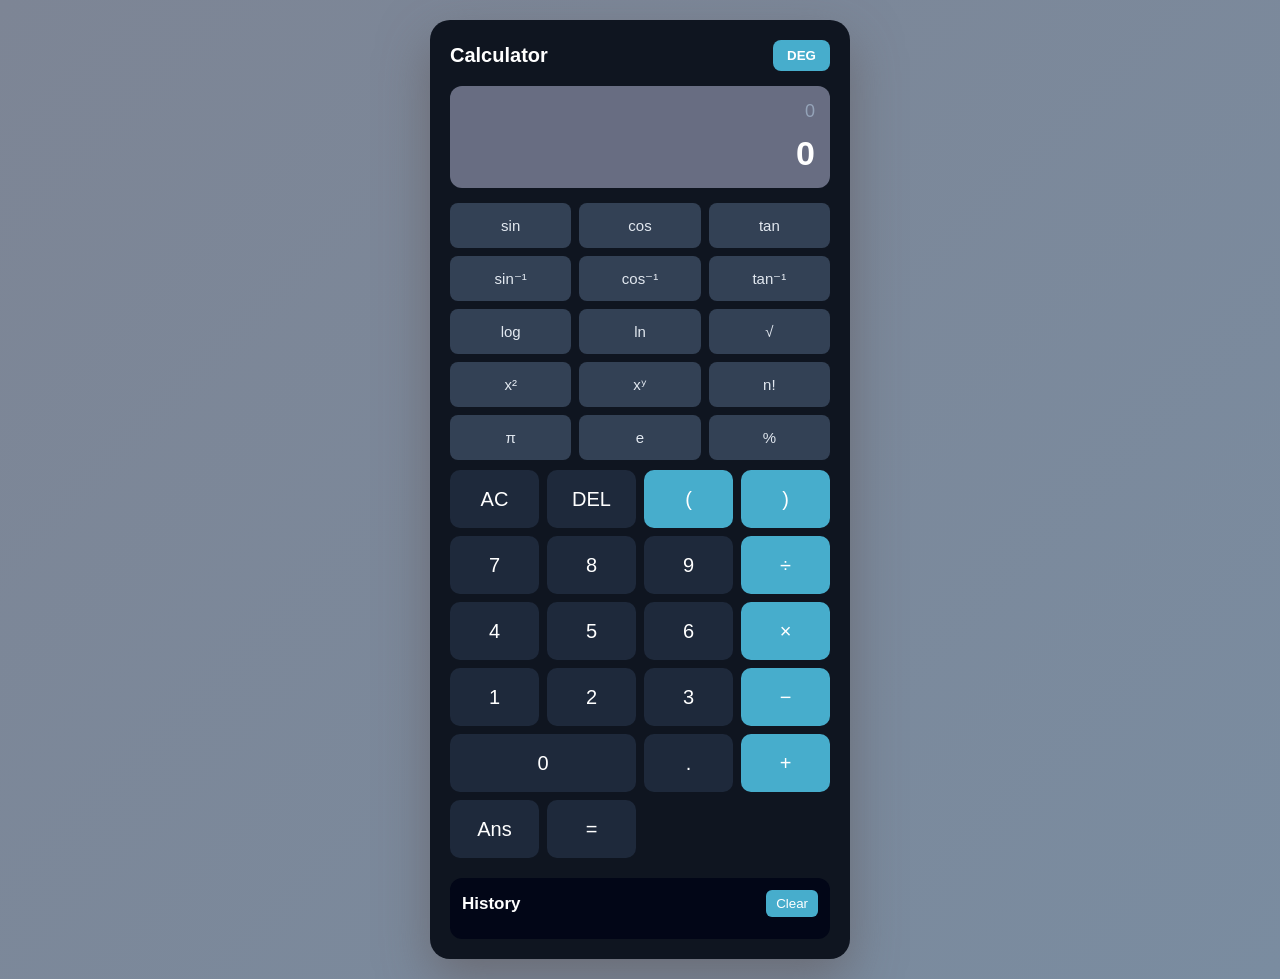
<file: index.html>
<!DOCTYPE html>
<html lang="en">
<head>
    <meta charset="UTF-8">
    <meta name="viewport" content="width=device-width, initial-scale=1.0">

    <title>Calculator</title>

    <link rel="stylesheet" href="style.css">
</head>

<body>

    <div class="calculator">

        <!-- Header -->
        <div class="header">
            <h1>Calculator</h1>
            <button id="angleMode" onclick="toggleAngleMode()">DEG</button>
        </div>

        <!-- Display -->
        <div class="display-container">
            <div id="expression">0</div>
            <div id="result">0</div>
        </div>


        <div class="scientific-buttons">

            <button onclick="appendFunction('sin(')">sin</button>
            <button onclick="appendFunction('cos(')">cos</button>
            <button onclick="appendFunction('tan(')">tan</button>

            <button onclick="appendFunction('asin(')">sin⁻¹</button>
            <button onclick="appendFunction('acos(')">cos⁻¹</button>
            <button onclick="appendFunction('atan(')">tan⁻¹</button>

            <button onclick="appendFunction('log(')">log</button>
            <button onclick="appendFunction('ln(')">ln</button>
            <button onclick="appendFunction('sqrt(')">√</button>

            <button onclick="appendValue('^2')">x²</button>
            <button onclick="appendValue('^')">xʸ</button>
            <button onclick="appendFunction('factorial(')">n!</button>

            <button onclick="appendValue('π')">π</button>
            <button onclick="appendValue('e')">e</button>
            <button onclick="appendValue('%')">%</button>

        </div>

       
        
        <div class="buttons">

            <button class="clear" onclick="clearCalculator()">AC</button>
            <button class="delete" onclick="deleteLast()">DEL</button>
            <button class="operator" onclick="appendValue('(')">(</button>
            <button class="operator" onclick="appendValue(')')">)</button>

            <button onclick="appendValue('7')">7</button>
            <button onclick="appendValue('8')">8</button>
            <button onclick="appendValue('9')">9</button>
            <button class="operator" onclick="appendValue('/')">÷</button>

            <button onclick="appendValue('4')">4</button>
            <button onclick="appendValue('5')">5</button>
            <button onclick="appendValue('6')">6</button>
            <button class="operator" onclick="appendValue('*')">×</button>

            <button onclick="appendValue('1')">1</button>
            <button onclick="appendValue('2')">2</button>
            <button onclick="appendValue('3')">3</button>
            <button class="operator" onclick="appendValue('-')">−</button>

            <button onclick="appendValue('0')" class="zero">0</button>
            <button onclick="appendValue('.')">.</button>
            <button class="operator" onclick="appendValue('+')">+</button>

            <button class="answer" onclick="useAnswer()">Ans</button>
            <button class="equals" onclick="calculate()">=</button>

        </div>

        
        <div class="history-section">
            <div class="history-header">
                <h2>History</h2>
                <button onclick="clearHistory()">Clear</button>
            </div>

            <div id="history"></div>
        </div>

    </div>

    <script src="script.js"></script>

</body>
</html>
</file>
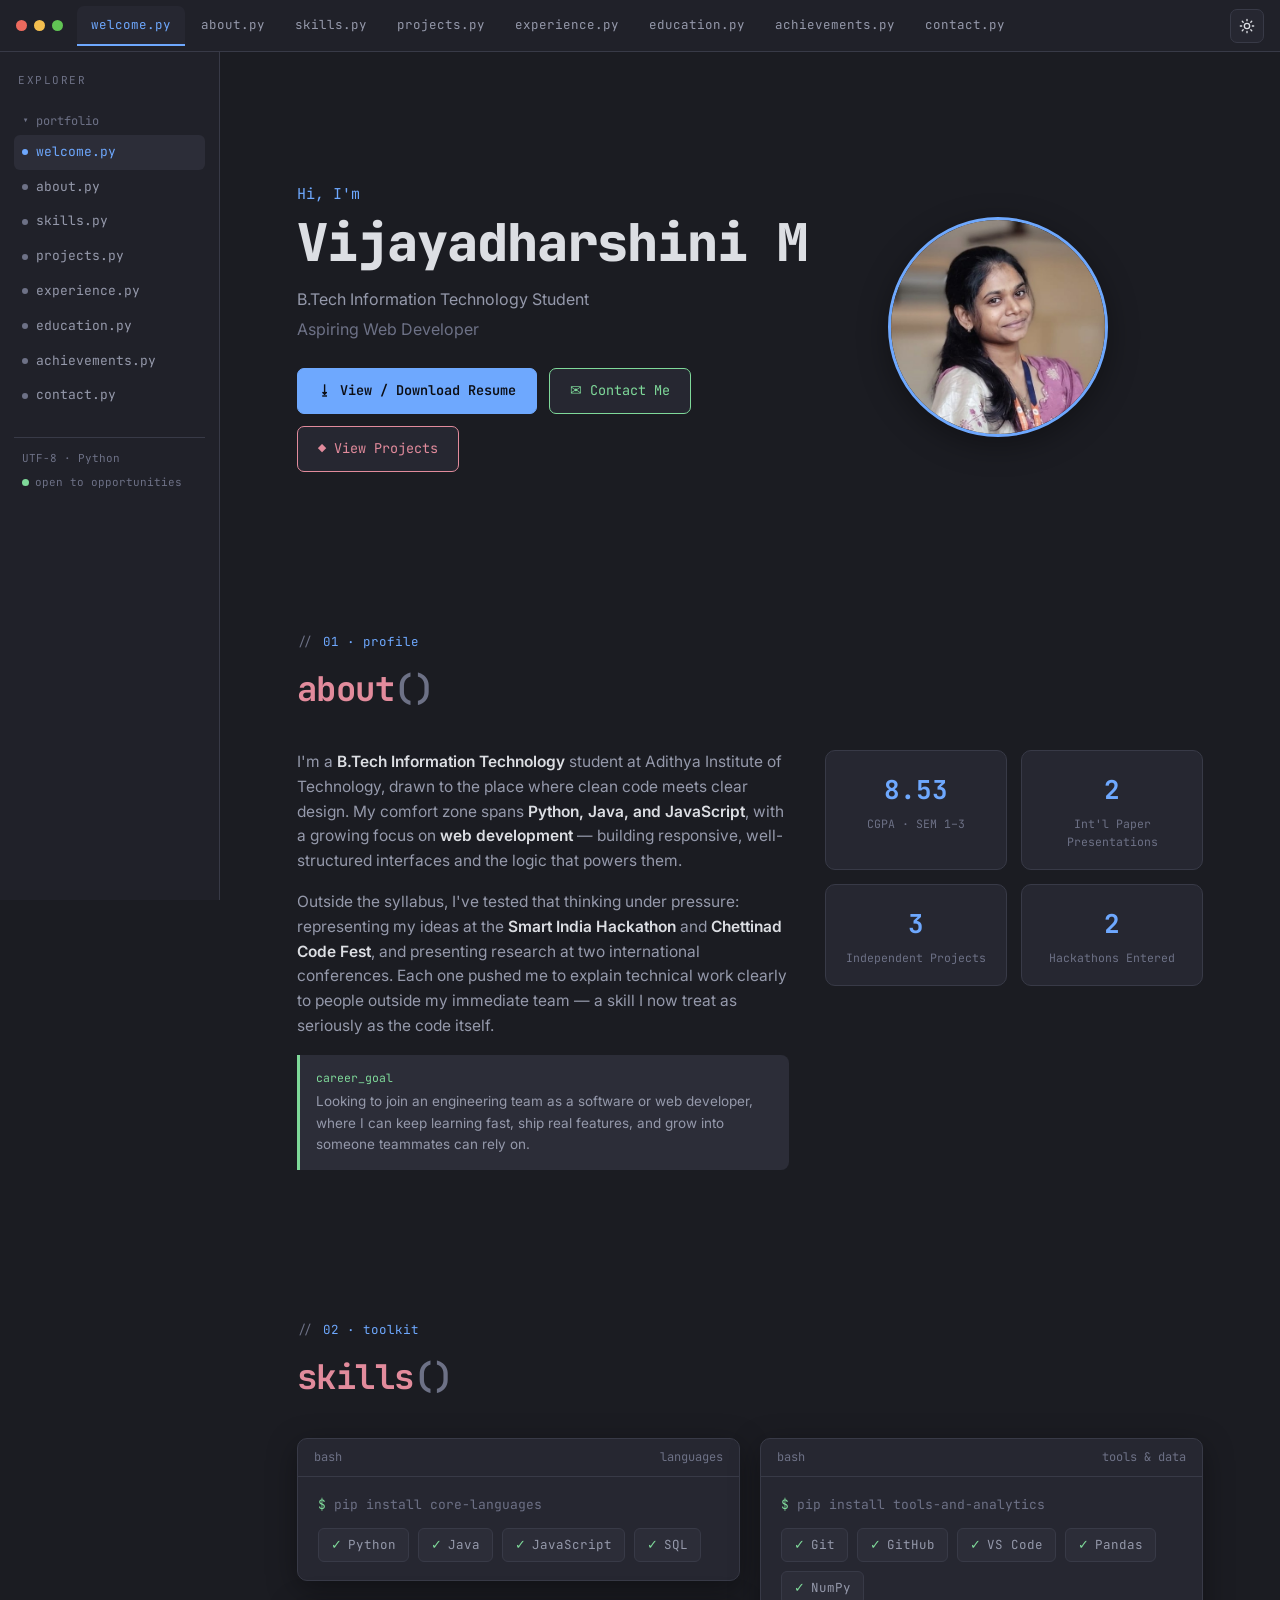
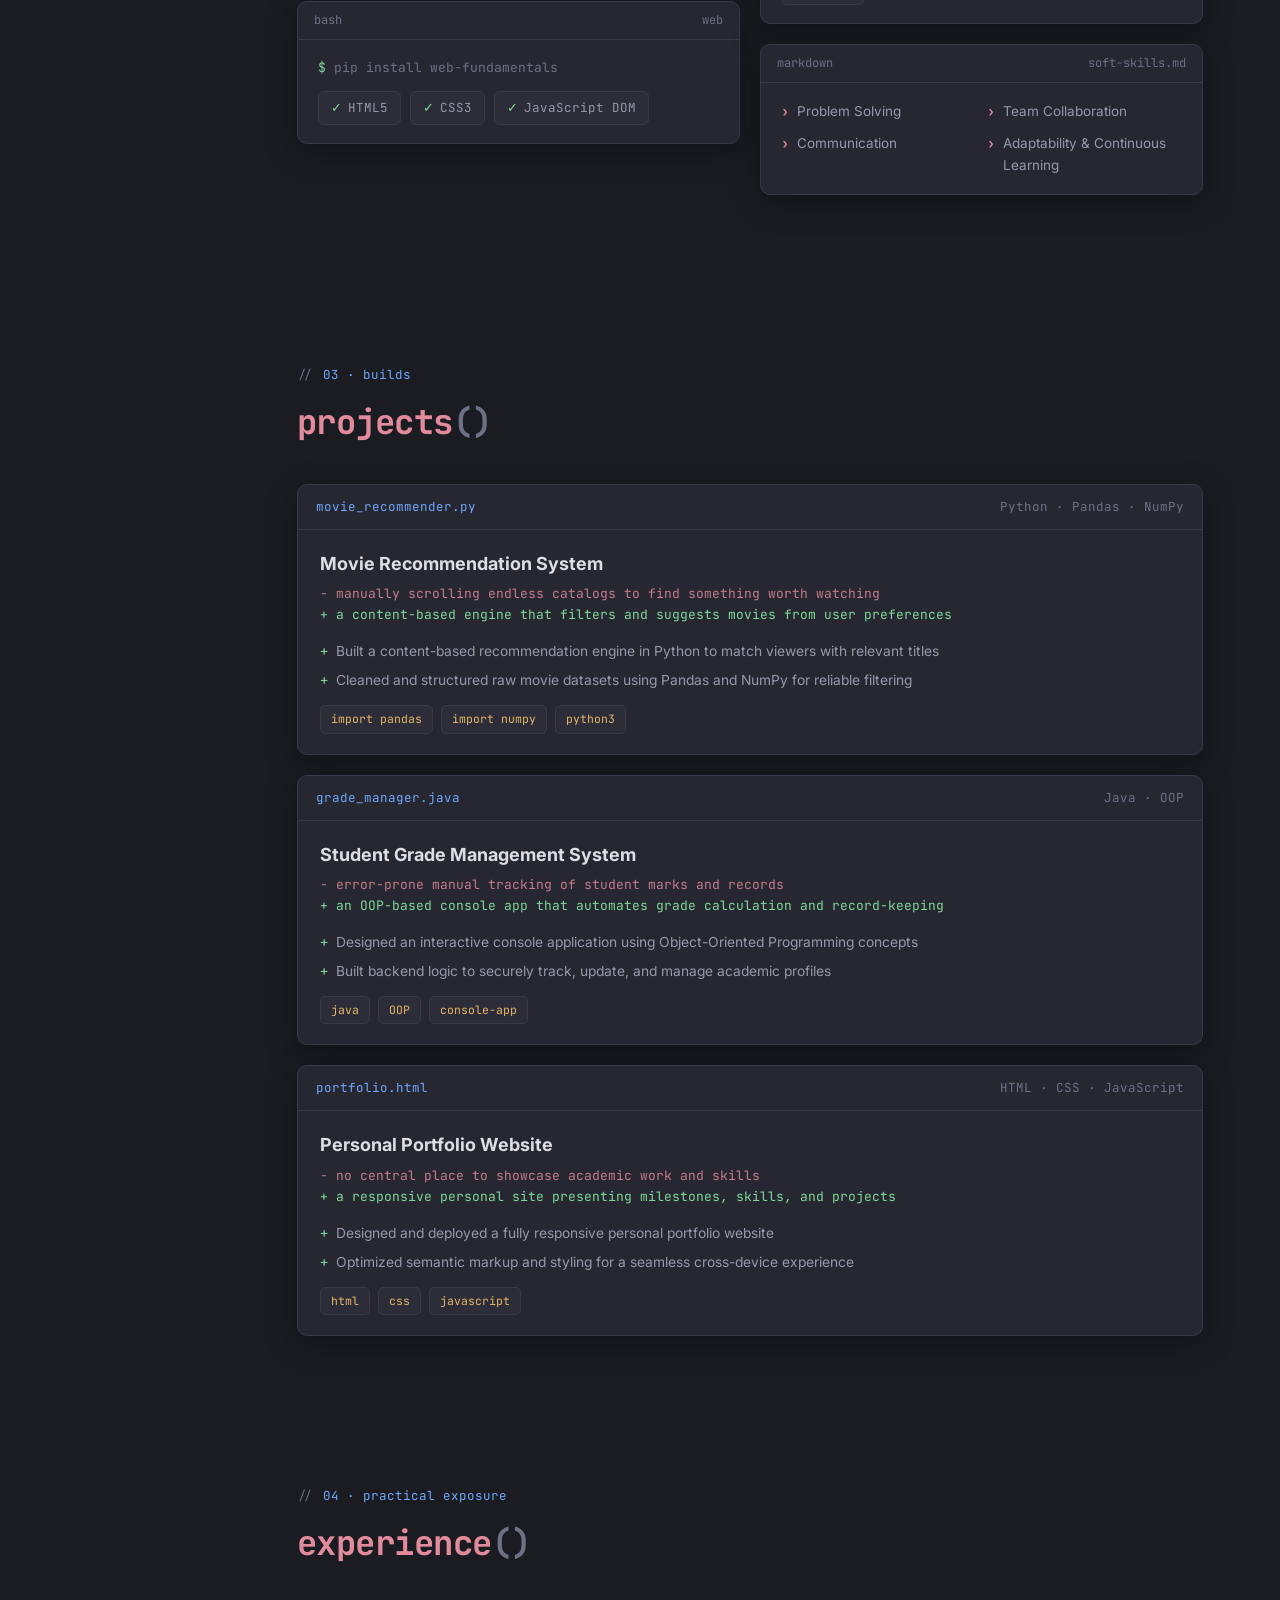
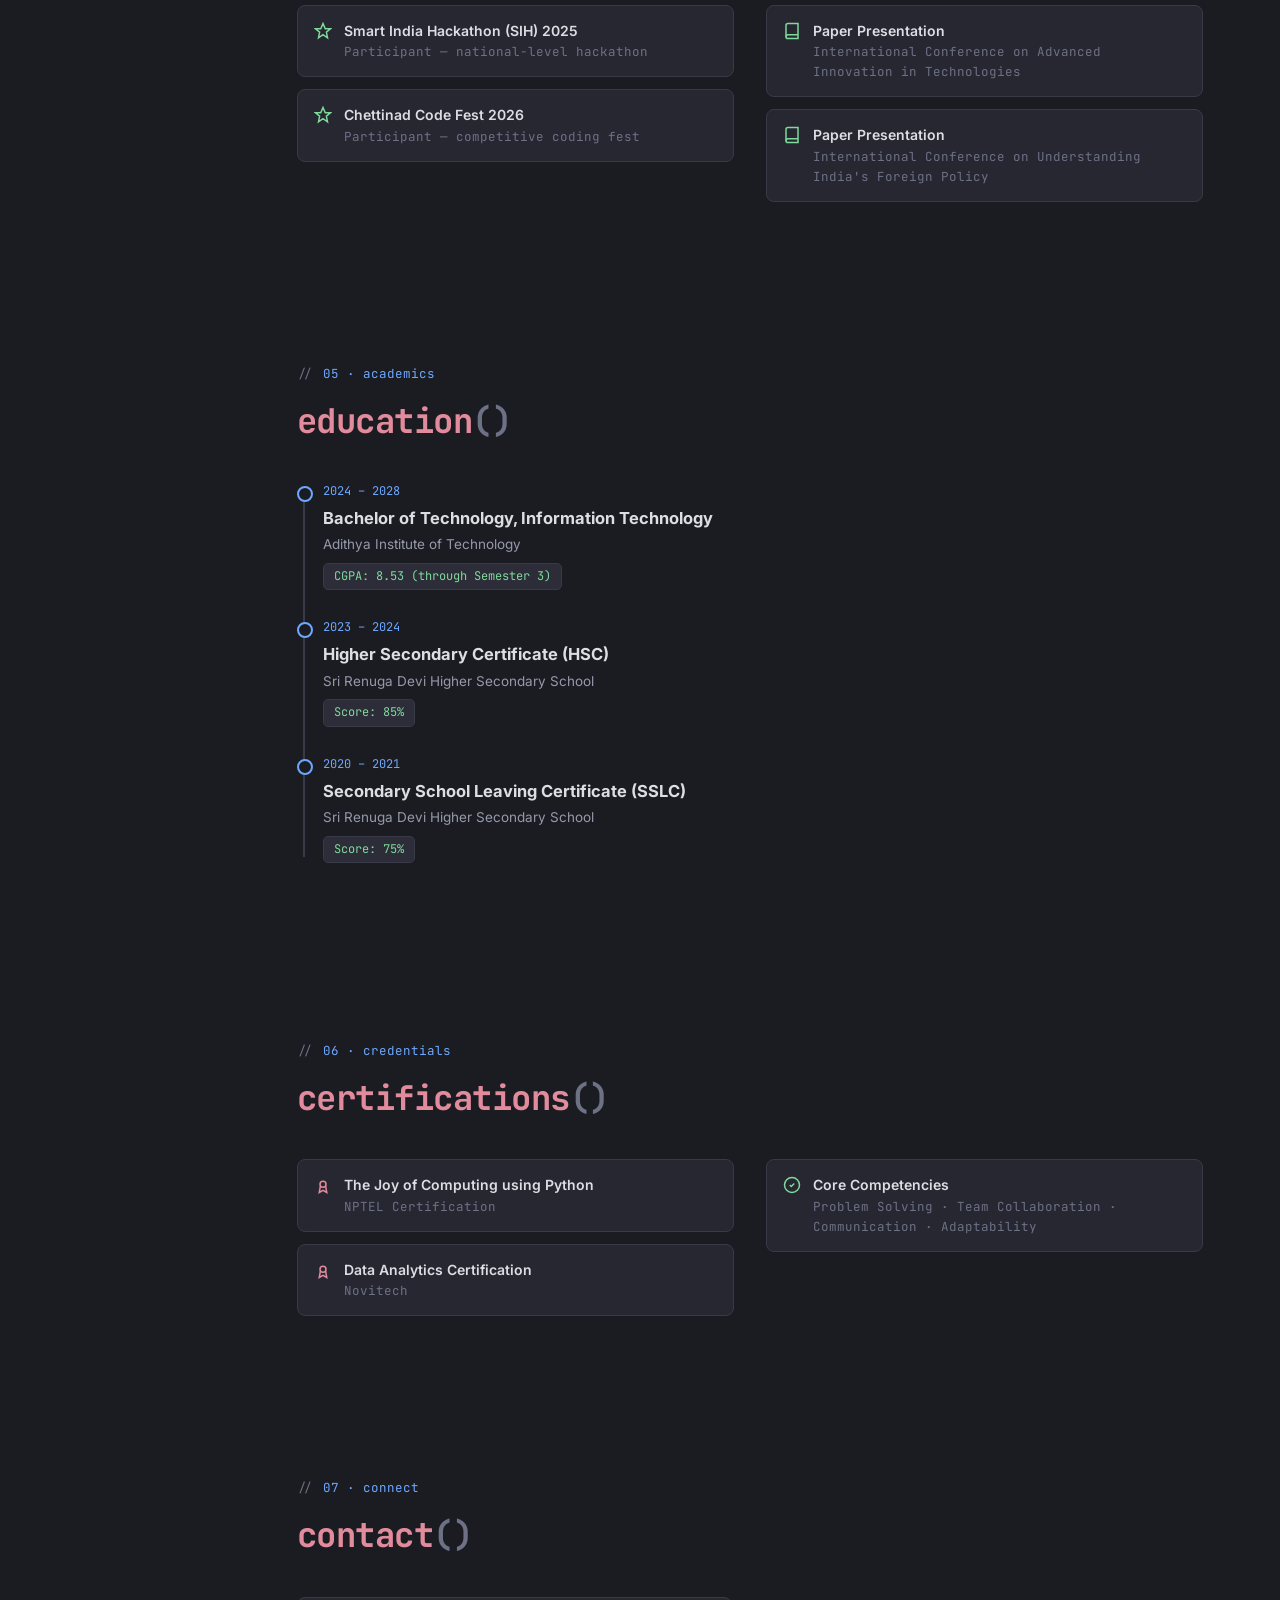
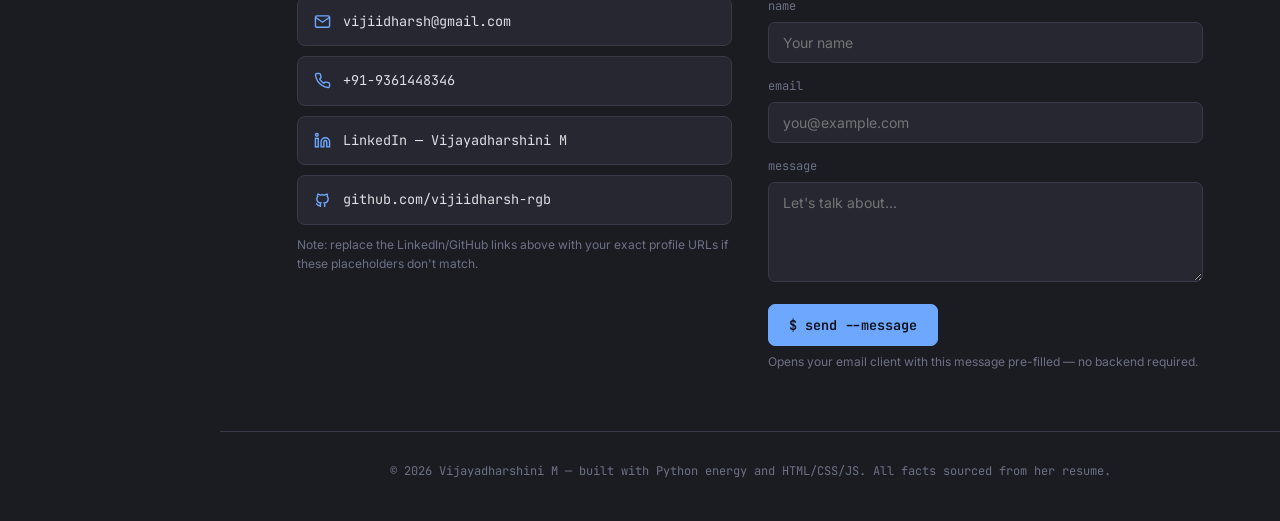
<file: task1/index.html>
<!DOCTYPE html>
<html lang="en" data-theme="dark">
<head>
<meta charset="UTF-8">
<meta name="viewport" content="width=device-width, initial-scale=1.0">
<title>Vijayadharshini M — IT Undergraduate &amp; Python Developer</title>
<meta name="description" content="Portfolio of Vijayadharshini M, a B.Tech Information Technology student specializing in Python and web development fundamentals. Explore projects, skills, and achievements.">
<meta name="keywords" content="Vijayadharshini M, Python Developer, Web Developer, IT Student, Software Engineer Portfolio, Adithya Institute of Technology">
<meta name="author" content="Vijayadharshini M">
<meta property="og:title" content="Vijayadharshini M — IT Undergraduate & Python Developer">
<meta property="og:description" content="Turning ideas into code, one project at a time. Explore my projects, skills, and journey.">
<meta property="og:type" content="website">
<link rel="icon" href="data:image/svg+xml,%3Csvg xmlns='http://www.w3.org/2000/svg' viewBox='0 0 100 100'%3E%3Crect width='100' height='100' rx='20' fill='%231e1f26'/%3E%3Ctext x='50' y='64' font-size='42' font-family='monospace' fill='%236ea8fe' text-anchor='middle'%3E%3C/%3E%3C/text%3E%3C/svg%3E">
<link rel="preconnect" href="https://fonts.googleapis.com">
<link rel="preconnect" href="https://fonts.gstatic.com" crossorigin>
<link href="https://fonts.googleapis.com/css2?family=JetBrains+Mono:wght@400;500;600;700;800&family=Inter:wght@400;500;600;700&display=swap" rel="stylesheet">
<link rel="stylesheet" href="style.css">
<link rel="stylesheet"href="https://cdnjs.cloudflare.com/ajax/libs/font-awesome/6.5.2/css/all.min.css">
</head>
<body>

<div class="topbar">
  <button class="menu-btn" id="menuBtn" aria-label="Open navigation">☰</button>
  <div class="traffic"><span class="r"></span><span class="y"></span><span class="g"></span></div>
  <nav class="tabs" id="tabs">
    <span class="tab" data-target="hero">welcome.py</span>
    <span class="tab" data-target="about">about.py</span>
    <span class="tab" data-target="skills">skills.py</span>
    <span class="tab" data-target="projects">projects.py</span>
    <span class="tab" data-target="experience">experience.py</span>
    <span class="tab" data-target="education">education.py</span>
    <span class="tab" data-target="certs">achievements.py</span>
    <span class="tab" data-target="contact">contact.py</span>
  </nav>
  <button class="theme-toggle" id="themeToggle" aria-label="Toggle dark and light theme">
    <svg id="themeIcon" viewBox="0 0 24 24" fill="none" stroke="currentColor" stroke-width="2" stroke-linecap="round" stroke-linejoin="round"><circle cx="12" cy="12" r="4"></circle><path d="M12 2v2M12 20v2M4.9 4.9l1.4 1.4M17.7 17.7l1.4 1.4M2 12h2M20 12h2M4.9 19.1l1.4-1.4M17.7 6.3l1.4-1.4"></path></svg>
  </button>
</div>

<div class="overlay" id="overlay"></div>

<aside class="sidebar" id="sidebar">
  <div class="sidebar-title">Explorer</div>
  <div class="tree-folder">▾ portfolio</div>
  <div class="tree-item" data-target="hero"><span class="dot"></span>welcome.py</div>
  <div class="tree-item" data-target="about"><span class="dot"></span>about.py</div>
  <div class="tree-item" data-target="skills"><span class="dot"></span>skills.py</div>
  <div class="tree-item" data-target="projects"><span class="dot"></span>projects.py</div>
  <div class="tree-item" data-target="experience"><span class="dot"></span>experience.py</div>
  <div class="tree-item" data-target="education"><span class="dot"></span>education.py</div>
  <div class="tree-item" data-target="certs"><span class="dot"></span>achievements.py</div>
  <div class="tree-item" data-target="contact"><span class="dot"></span>contact.py</div>
  <div class="sidebar-footer">
    <div>UTF-8 · Python</div>
    <div class="status"><span class="pulse"></span> open to opportunities</div>
  </div>
</aside>

<main>

  <!-- HERO -->
  <section class="hero" id="hero">
    <div class="hero-text reveal">
      <p class="hero-greet">Hi, I'm</p>
      <h1 class="hero-name">Vijayadharshini M</h1>
      <p class="hero-role">B.Tech Information Technology Student</p>
      <p class="hero-role subtle">Aspiring Web Developer</p>
      <div class="hero-actions">
        <a class="btn primary" href="Vijayadharshini_M_Resume..pdf" download>⭳ View / Download Resume</a>
        <a class="btn accent-green" href="#contact">✉ Contact Me</a>
        <a class="btn accent-rose" href="#projects">◆ View Projects</a>
      </div>
    </div>
    <div class="profile-photo-wrap reveal">
      <img src="[data-uri]" alt="Vijayadharshini M" class="profile-photo">
    </div>
  </section>
  <!-- ABOUT -->
  <section class="section" id="about">
    <div class="section-label">01 · profile</div>
    <h2><span class="fn">about</span><span class="paren">()</span></h2>
    <div class="about-grid">
      <div class="about-text reveal">
        <p>I'm a <strong>B.Tech Information Technology</strong> student at Adithya Institute of Technology, drawn to the place where clean code meets clear design. My comfort zone spans <strong>Python, Java, and JavaScript</strong>, with a growing focus on <strong>web development</strong> — building responsive, well-structured interfaces and the logic that powers them.</p>
        <p>Outside the syllabus, I've tested that thinking under pressure: representing my ideas at the <strong>Smart India Hackathon</strong> and <strong>Chettinad Code Fest</strong>, and presenting research at two international conferences. Each one pushed me to explain technical work clearly to people outside my immediate team — a skill I now treat as seriously as the code itself.</p>
        <div class="goal-box">
          <span class="tag">career_goal</span>
          Looking to join an engineering team as a software or web developer, where I can keep learning fast, ship real features, and grow into someone teammates can rely on.
        </div>
      </div>
      <div class="stat-grid reveal">
        <div class="stat-card"><div class="num">8.53</div><div class="lbl">CGPA · SEM 1–3</div></div>
        <div class="stat-card"><div class="num">2</div><div class="lbl">Int'l Paper Presentations</div></div>
        <div class="stat-card"><div class="num">3</div><div class="lbl">Independent Projects</div></div>
        <div class="stat-card"><div class="num">2</div><div class="lbl">Hackathons Entered</div></div>
      </div>
    </div>
  </section>

  <!-- SKILLS -->
  <section class="section" id="skills">
    <div class="section-label">02 · toolkit</div>
    <h2><span class="fn">skills</span><span class="paren">()</span></h2>
    <div class="skills-cols">
      <div>
        <div class="terminal">
          <div class="terminal-head"><span>bash</span><span>languages</span></div>
          <div class="terminal-body">
            <div class="cmdline"><span class="p">$</span> pip install core-languages</div>
            <div class="chip-row" data-stagger>
              <span class="chip"><span class="ok">✓</span>Python</span>
              <span class="chip"><span class="ok">✓</span>Java</span>
              <span class="chip"><span class="ok">✓</span>JavaScript</span>
              <span class="chip"><span class="ok">✓</span>SQL</span>
            </div>
          </div>
        </div>
        <div class="terminal">
          <div class="terminal-head"><span>bash</span><span>web</span></div>
          <div class="terminal-body">
            <div class="cmdline"><span class="p">$</span> pip install web-fundamentals</div>
            <div class="chip-row" data-stagger>
              <span class="chip"><span class="ok">✓</span>HTML5</span>
              <span class="chip"><span class="ok">✓</span>CSS3</span>
              <span class="chip"><span class="ok">✓</span>JavaScript DOM</span>
            </div>
          </div>
        </div>
      </div>
      <div>
        <div class="terminal">
          <div class="terminal-head"><span>bash</span><span>tools &amp; data</span></div>
          <div class="terminal-body">
            <div class="cmdline"><span class="p">$</span> pip install tools-and-analytics</div>
            <div class="chip-row" data-stagger>
              <span class="chip"><span class="ok">✓</span>Git</span>
              <span class="chip"><span class="ok">✓</span>GitHub</span>
              <span class="chip"><span class="ok">✓</span>VS Code</span>
              <span class="chip"><span class="ok">✓</span>Pandas</span>
              <span class="chip"><span class="ok">✓</span>NumPy</span>
            </div>
          </div>
        </div>
        <div class="terminal">
          <div class="terminal-head"><span>markdown</span><span>soft-skills.md</span></div>
          <div class="terminal-body">
            <ul class="soft-list">
              <li>Problem Solving</li>
              <li>Team Collaboration</li>
              <li>Communication</li>
              <li>Adaptability &amp; Continuous Learning</li>
            </ul>
          </div>
        </div>
      </div>
    </div>
  </section>

  <!-- PROJECTS -->
  <section class="section" id="projects">
    <div class="section-label">03 · builds</div>
    <h2><span class="fn">projects</span><span class="paren">()</span></h2>
    <div class="project-grid">

      <div class="project-card reveal">
        <div class="project-head"><span class="file">movie_recommender.py</span><span>Python · Pandas · NumPy</span></div>
        <div class="project-body">
          <h3>Movie Recommendation System</h3>
          <div class="diff">
            <span class="minus">- manually scrolling endless catalogs to find something worth watching</span>
            <span class="plus">+ a content-based engine that filters and suggests movies from user preferences</span>
          </div>
          <ul>
            <li>Built a content-based recommendation engine in Python to match viewers with relevant titles</li>
            <li>Cleaned and structured raw movie datasets using Pandas and NumPy for reliable filtering</li>
          </ul>
          <div class="tech-row"><span class="tech-pill">import pandas</span><span class="tech-pill">import numpy</span><span class="tech-pill">python3</span></div>
        </div>
      </div>

      <div class="project-card reveal">
        <div class="project-head"><span class="file">grade_manager.java</span><span>Java · OOP</span></div>
        <div class="project-body">
          <h3>Student Grade Management System</h3>
          <div class="diff">
            <span class="minus">- error-prone manual tracking of student marks and records</span>
            <span class="plus">+ an OOP-based console app that automates grade calculation and record-keeping</span>
          </div>
          <ul>
            <li>Designed an interactive console application using Object-Oriented Programming concepts</li>
            <li>Built backend logic to securely track, update, and manage academic profiles</li>
          </ul>
          <div class="tech-row"><span class="tech-pill">java</span><span class="tech-pill">OOP</span><span class="tech-pill">console-app</span></div>
        </div>
      </div>

      <div class="project-card reveal">
        <div class="project-head"><span class="file">portfolio.html</span><span>HTML · CSS · JavaScript</span></div>
        <div class="project-body">
          <h3>Personal Portfolio Website</h3>
          <div class="diff">
            <span class="minus">- no central place to showcase academic work and skills</span>
            <span class="plus">+ a responsive personal site presenting milestones, skills, and projects</span>
          </div>
          <ul>
            <li>Designed and deployed a fully responsive personal portfolio website</li>
            <li>Optimized semantic markup and styling for a seamless cross-device experience</li>
          </ul>
          <div class="tech-row"><span class="tech-pill">html</span><span class="tech-pill">css</span><span class="tech-pill">javascript</span></div>
        </div>
      </div>

    </div>
  </section>

  <!-- EXPERIENCE -->
  <section class="section" id="experience">
    <div class="section-label">04 · practical exposure</div>
    <h2><span class="fn">experience</span><span class="paren">()</span></h2>
    <div class="grid2">
      <div>
        <div class="mini-card reveal">
          <svg viewBox="0 0 24 24" fill="none" stroke="currentColor" stroke-width="2"><path d="M12 2l3 7h7l-5.5 4.5L18 21l-6-4-6 4 1.5-7.5L2 9h7z"></path></svg>
          <div><div class="t">Smart India Hackathon (SIH) 2025</div><div class="s">Participant — national-level hackathon</div></div>
        </div>
        <div class="mini-card reveal">
          <svg viewBox="0 0 24 24" fill="none" stroke="currentColor" stroke-width="2"><path d="M12 2l3 7h7l-5.5 4.5L18 21l-6-4-6 4 1.5-7.5L2 9h7z"></path></svg>
          <div><div class="t">Chettinad Code Fest 2026</div><div class="s">Participant — competitive coding fest</div></div>
        </div>
      </div>
      <div>
        <div class="mini-card reveal">
          <svg viewBox="0 0 24 24" fill="none" stroke="currentColor" stroke-width="2"><path d="M4 19.5A2.5 2.5 0 016.5 17H20"></path><path d="M6.5 2H20v20H6.5A2.5 2.5 0 014 19.5v-15A2.5 2.5 0 016.5 2z"></path></svg>
          <div><div class="t">Paper Presentation</div><div class="s">International Conference on Advanced Innovation in Technologies</div></div>
        </div>
        <div class="mini-card reveal">
          <svg viewBox="0 0 24 24" fill="none" stroke="currentColor" stroke-width="2"><path d="M4 19.5A2.5 2.5 0 016.5 17H20"></path><path d="M6.5 2H20v20H6.5A2.5 2.5 0 014 19.5v-15A2.5 2.5 0 016.5 2z"></path></svg>
          <div><div class="t">Paper Presentation</div><div class="s">International Conference on Understanding India's Foreign Policy</div></div>
        </div>
      </div>
    </div>
  </section>
  <!-- EDUCATION -->
  <section class="section" id="education">
    <div class="section-label">05 · academics</div>
    <h2><span class="fn">education</span><span class="paren">()</span></h2>
    <div class="timeline">
      <div class="tl-item reveal">
        <div class="period">2024 – 2028</div>
        <h3>Bachelor of Technology, Information Technology</h3>
        <div class="place">Adithya Institute of Technology</div>
        <span class="score">CGPA: 8.53 (through Semester 3)</span>
      </div>
      <div class="tl-item reveal">
        <div class="period">2023 – 2024</div>
        <h3>Higher Secondary Certificate (HSC)</h3>
        <div class="place">Sri Renuga Devi Higher Secondary School</div>
        <span class="score">Score: 85%</span>
      </div>
      <div class="tl-item reveal">
        <div class="period">2020 – 2021</div>
        <h3>Secondary School Leaving Certificate (SSLC)</h3>
        <div class="place">Sri Renuga Devi Higher Secondary School</div>
        <span class="score">Score: 75%</span>
      </div>
    </div>
  </section>

  <!-- CERTIFICATIONS & ACHIEVEMENTS -->
  <section class="section" id="certs">
    <div class="section-label">06 · credentials</div>
    <h2><span class="fn">certifications</span><span class="paren">()</span></h2>
    <div class="grid2">
      <div>
        <div class="mini-card rose reveal">
          <svg viewBox="0 0 24 24" fill="none" stroke="currentColor" stroke-width="2"><path d="M12 15a4 4 0 100-8 4 4 0 000 8z"></path><path d="M8.5 13.5L7 22l5-3 5 3-1.5-8.5"></path></svg>
          <div><div class="t">The Joy of Computing using Python</div><div class="s">NPTEL Certification</div></div>
        </div>
        <div class="mini-card rose reveal">
          <svg viewBox="0 0 24 24" fill="none" stroke="currentColor" stroke-width="2"><path d="M12 15a4 4 0 100-8 4 4 0 000 8z"></path><path d="M8.5 13.5L7 22l5-3 5 3-1.5-8.5"></path></svg>
          <div><div class="t">Data Analytics Certification</div><div class="s">Novitech</div></div>
        </div>
      </div>
      <div>
        <div class="mini-card reveal">
          <svg viewBox="0 0 24 24" fill="none" stroke="currentColor" stroke-width="2"><circle cx="12" cy="12" r="10"></circle><path d="M9 12l2 2 4-4"></path></svg>
          <div><div class="t">Core Competencies</div><div class="s">Problem Solving · Team Collaboration · Communication · Adaptability</div></div>
        </div>
      </div>
    </div>
  </section>

  <!-- CONTACT -->
  <section class="section" id="contact">
    <div class="section-label">07 · connect</div>
    <h2><span class="fn">contact</span><span class="paren">()</span></h2>
    <div class="contact-grid">
      <div class="contact-list reveal">
        <a href="mailto:vijiidharsh@gmail.com">
          <svg viewBox="0 0 24 24" fill="none" stroke="currentColor" stroke-width="2"><rect x="2" y="4" width="20" height="16" rx="2"></rect><path d="M22 6l-10 7L2 6"></path></svg>
          vijiidharsh@gmail.com
        </a>
        <a href="tel:+919361448346">
          <svg viewBox="0 0 24 24" fill="none" stroke="currentColor" stroke-width="2"><path d="M22 16.92v3a2 2 0 01-2.18 2 19.79 19.79 0 01-8.63-3.07 19.5 19.5 0 01-6-6 19.79 19.79 0 01-3.07-8.67A2 2 0 014.11 2h3a2 2 0 012 1.72c.13.96.36 1.9.68 2.81a2 2 0 01-.45 2.11L8.09 9.91a16 16 0 006 6l1.27-1.27a2 2 0 012.11-.45c.91.32 1.85.55 2.81.68A2 2 0 0122 16.92z"></path></svg>
          +91-9361448346
        </a>
        <a href="https://www.linkedin.com/in/vijayadharshini-m" target="_blank" rel="noopener">
          <svg viewBox="0 0 24 24" fill="none" stroke="currentColor" stroke-width="2"><path d="M16 8a6 6 0 016 6v7h-4v-7a2 2 0 00-2-2 2 2 0 00-2 2v7h-4v-7a6 6 0 016-6z"></path><rect x="2" y="9" width="4" height="12"></rect><circle cx="4" cy="4" r="2"></circle></svg>
          LinkedIn — Vijayadharshini M
        </a>
        <a href="https://github.com/vijiidharsh-rgb" target="_blank" rel="noopener">
          <svg viewBox="0 0 24 24" fill="none" stroke="currentColor" stroke-width="2"><path d="M9 19c-4.3 1.4-4.3-2.5-6-3m12 5v-3.5c0-1 .1-1.4-.5-2 2.8-.3 5.5-1.4 5.5-6a4.6 4.6 0 00-1.3-3.2 4.2 4.2 0 00-.1-3.2s-1.1-.3-3.5 1.3a12.3 12.3 0 00-6.2 0C6.5 2.8 5.4 3.1 5.4 3.1a4.2 4.2 0 00-.1 3.2A4.6 4.6 0 004 9.5c0 4.6 2.7 5.7 5.5 6-.6.6-.6 1.2-.5 2V21"></path></svg>
          github.com/vijiidharsh-rgb
        </a>
        <p class="form-note">Note: replace the LinkedIn/GitHub links above with your exact profile URLs if these placeholders don't match.</p>
      </div>
      <form class="reveal" id="contactForm">
        <div class="form-field"><label for="cname">name</label><input type="text" id="cname" required placeholder="Your name"></div>
        <div class="form-field"><label for="cemail">email</label><input type="email" id="cemail" required placeholder="you@example.com"></div>
        <div class="form-field"><label for="cmsg">message</label><textarea id="cmsg" required placeholder="Let's talk about..."></textarea></div>
        <button type="submit" class="btn primary">$ send --message</button>
        <p class="form-note">Opens your email client with this message pre-filled — no backend required.</p>
      </form>
    </div>
  </section>

</main>

<footer>© 2026 Vijayadharshini M — built with Python energy and HTML/CSS/JS. All facts sourced from her resume.</footer>

<button class="scroll-top" id="scrollTop" aria-label="Scroll to top">
  <svg viewBox="0 0 24 24" fill="none" stroke="currentColor" stroke-width="2.2" width="18" height="18"><path d="M12 19V5M5 12l7-7 7 7"></path></svg>
</button>

<script src="script.js"></script>
</body>
</html>
</file>
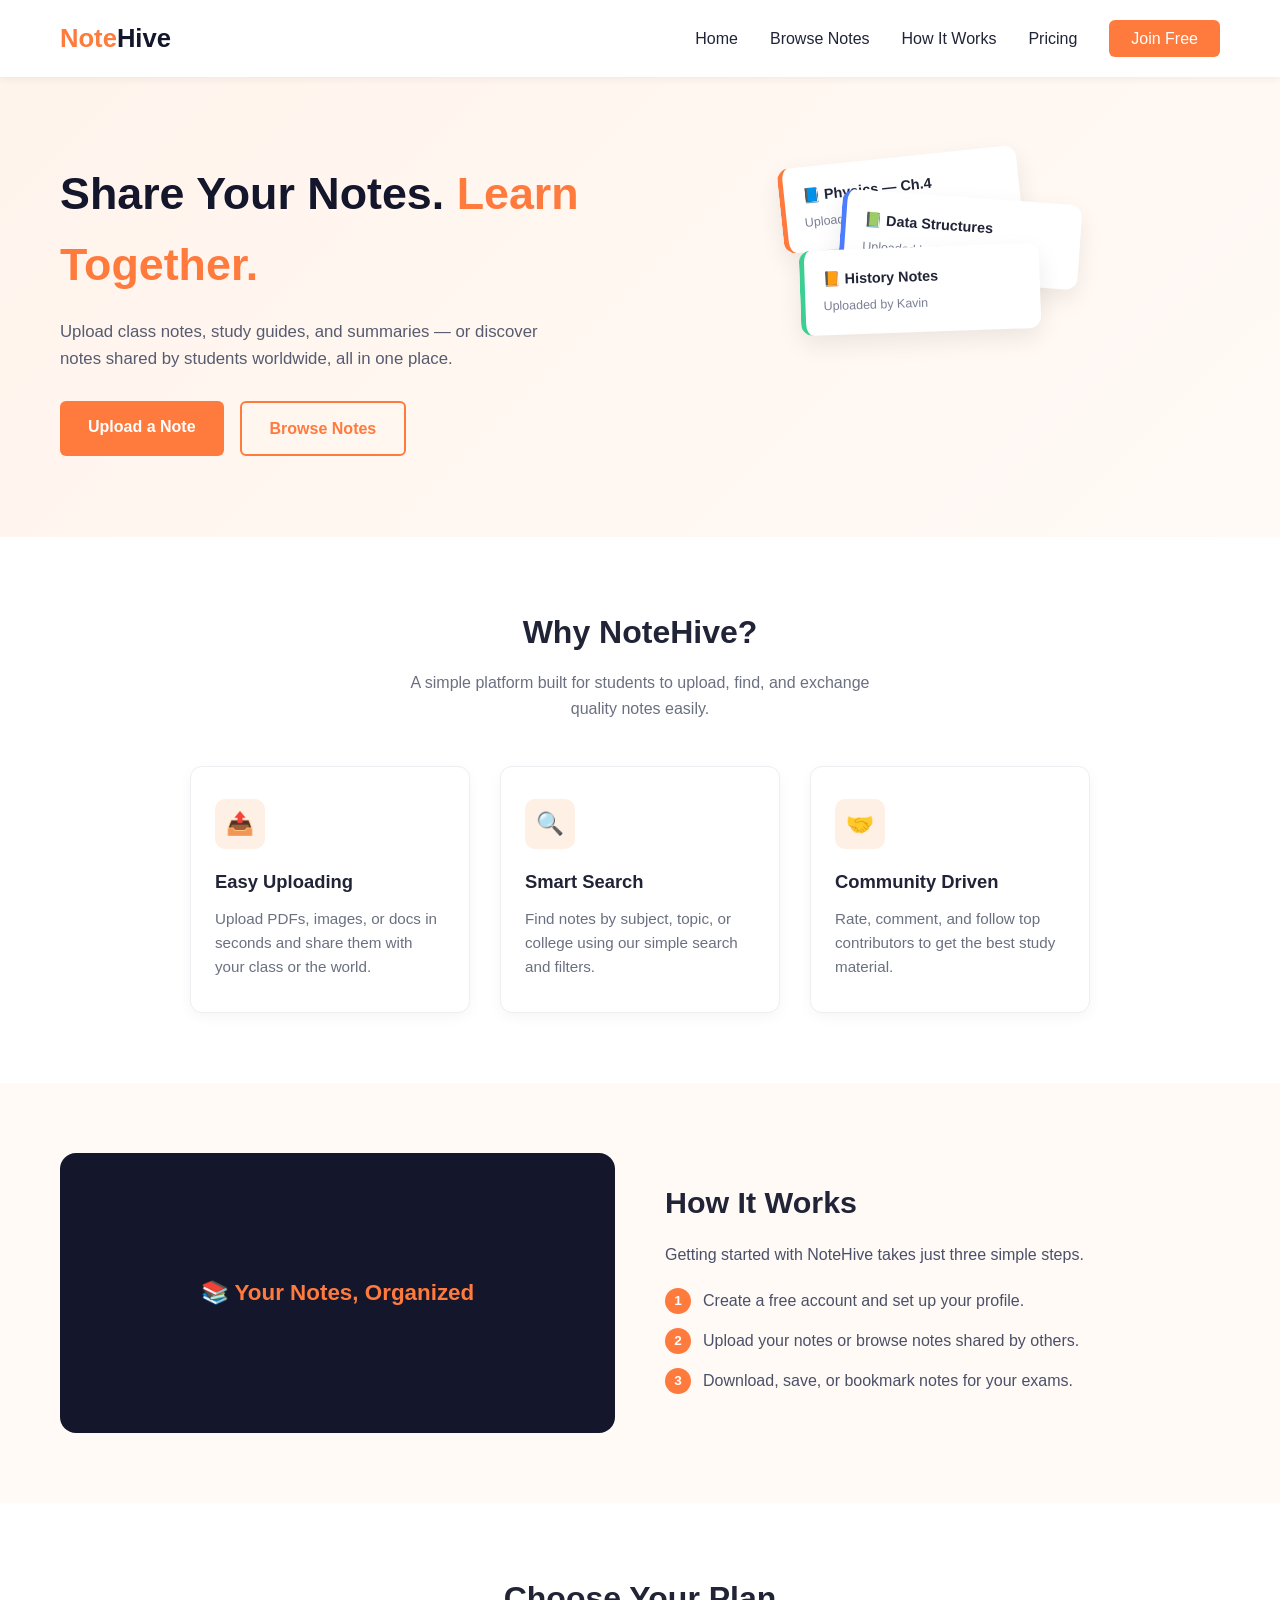
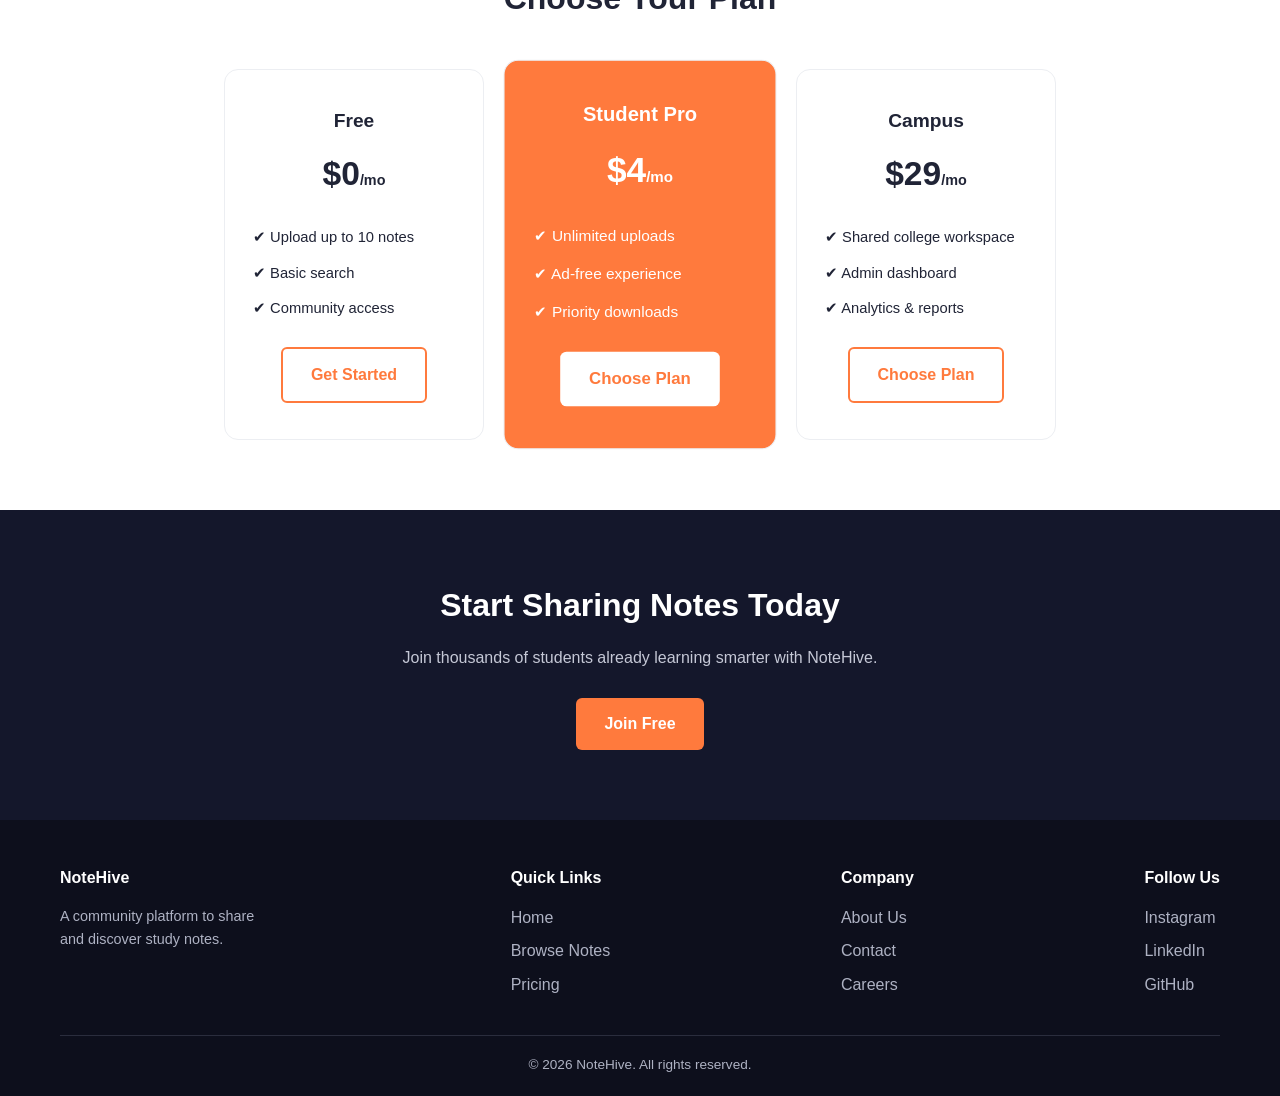
<file: task2/index.html>
<!DOCTYPE html>
<html lang="en">
<head>
<meta charset="UTF-8">
<meta name="viewport" content="width=device-width, initial-scale=1.0">
<title>NoteHive — Share & Discover Notes</title>

<link rel="stylesheet" href="style.css">
</head>
<body>

  <!-- HEADER -->
  <header>
    <div class="logo">Note<span style="color:#14172b">Hive</span></div>
    <nav>
      <ul>
        <li><a href="#">Home</a></li>
        <li><a href="#">Browse Notes</a></li>
        <li><a href="#">How It Works</a></li>
        <li><a href="#">Pricing</a></li>
        <li><a href="#" class="nav-btn">Join Free</a></li>
      </ul>
    </nav>
  </header>

  <!-- HERO -->
  <section class="hero">
    <div class="hero-text">
      <h1>Share Your Notes. <span>Learn Together.</span></h1>
      <p>Upload class notes, study guides, and summaries — or discover notes shared by students worldwide, all in one place.</p>
      <div class="btn-group">
        <a href="#" class="btn-primary">Upload a Note</a>
        <a href="#" class="btn-secondary">Browse Notes</a>
      </div>
    </div>
    <div class="hero-image">
      <div class="note-stack">
        <div class="note-card"><h4>📘 Physics — Ch.4</h4><p>Uploaded by Aravind</p></div>
        <div class="note-card"><h4>📗 Data Structures</h4><p>Uploaded by Meena</p></div>
        <div class="note-card"><h4>📙 History Notes</h4><p>Uploaded by Kavin</p></div>
      </div>
    </div>
  </section>

  <!-- FEATURES -->
  <section class="features">
    <h2>Why NoteHive?</h2>
    <p>A simple platform built for students to upload, find, and exchange quality notes easily.</p>
    <div class="feature-grid">
      <div class="feature-card">
        <div class="feature-icon">📤</div>
        <h3>Easy Uploading</h3>
        <p>Upload PDFs, images, or docs in seconds and share them with your class or the world.</p>
      </div>
      <div class="feature-card">
        <div class="feature-icon">🔍</div>
        <h3>Smart Search</h3>
        <p>Find notes by subject, topic, or college using our simple search and filters.</p>
      </div>
      <div class="feature-card">
        <div class="feature-icon">🤝</div>
        <h3>Community Driven</h3>
        <p>Rate, comment, and follow top contributors to get the best study material.</p>
      </div>
    </div>
  </section>

  <!-- HOW IT WORKS -->
  <section class="about">
    <div class="about-image"><div class="box">📚 Your Notes, Organized</div></div>
    <div class="about-text">
      <h2>How It Works</h2>
      <p>Getting started with NoteHive takes just three simple steps.</p>
      <ul class="steps">
        <li><span>1</span> Create a free account and set up your profile.</li>
        <li><span>2</span> Upload your notes or browse notes shared by others.</li>
        <li><span>3</span> Download, save, or bookmark notes for your exams.</li>
      </ul>
    </div>
  </section>

  <!-- PRICING -->
  <section class="pricing">
    <h2>Choose Your Plan</h2>
    <div class="price-grid">
      <div class="price-card">
        <h3>Free</h3>
        <div class="amount">$0<span style="font-size:0.9rem">/mo</span></div>
        <ul>
          <li>✔ Upload up to 10 notes</li>
          <li>✔ Basic search</li>
          <li>✔ Community access</li>
        </ul>
        <a href="#" class="btn-secondary">Get Started</a>
      </div>
      <div class="price-card highlight">
        <h3>Student Pro</h3>
        <div class="amount">$4<span style="font-size:0.9rem">/mo</span></div>
        <ul>
          <li>✔ Unlimited uploads</li>
          <li>✔ Ad-free experience</li>
          <li>✔ Priority downloads</li>
        </ul>
        <a href="#" class="btn-primary" style="background:#fff;color:#ff7a3d;">Choose Plan</a>
      </div>
      <div class="price-card">
        <h3>Campus</h3>
        <div class="amount">$29<span style="font-size:0.9rem">/mo</span></div>
        <ul>
          <li>✔ Shared college workspace</li>
          <li>✔ Admin dashboard</li>
          <li>✔ Analytics & reports</li>
        </ul>
        <a href="#" class="btn-secondary">Choose Plan</a>
      </div>
    </div>
  </section>

  <!-- CTA -->
  <section class="cta">
    <h2>Start Sharing Notes Today</h2>
    <p>Join thousands of students already learning smarter with NoteHive.</p>
    <a href="#" class="btn-primary">Join Free</a>
  </section>

  <!-- FOOTER -->
  <footer>
    <div class="footer-grid">
      <div class="footer-col">
        <h4>NoteHive</h4>
        <p style="max-width:220px;font-size:0.9rem;">A community platform to share and discover study notes.</p>
      </div>
      <div class="footer-col">
        <h4>Quick Links</h4>
        <ul>
          <li><a href="#">Home</a></li>
          <li><a href="#">Browse Notes</a></li>
          <li><a href="#">Pricing</a></li>
        </ul>
      </div>
      <div class="footer-col">
        <h4>Company</h4>
        <ul>
          <li><a href="#">About Us</a></li>
          <li><a href="#">Contact</a></li>
          <li><a href="#">Careers</a></li>
        </ul>
      </div>
      <div class="footer-col">
        <h4>Follow Us</h4>
        <ul>
          <li><a href="#">Instagram</a></li>
          <li><a href="#">LinkedIn</a></li>
          <li><a href="#">GitHub</a></li>
        </ul>
      </div>
    </div>
    <div class="footer-bottom">
      &copy; 2026 NoteHive. All rights reserved.
    </div>
  </footer>

</body>
</html>
</file>
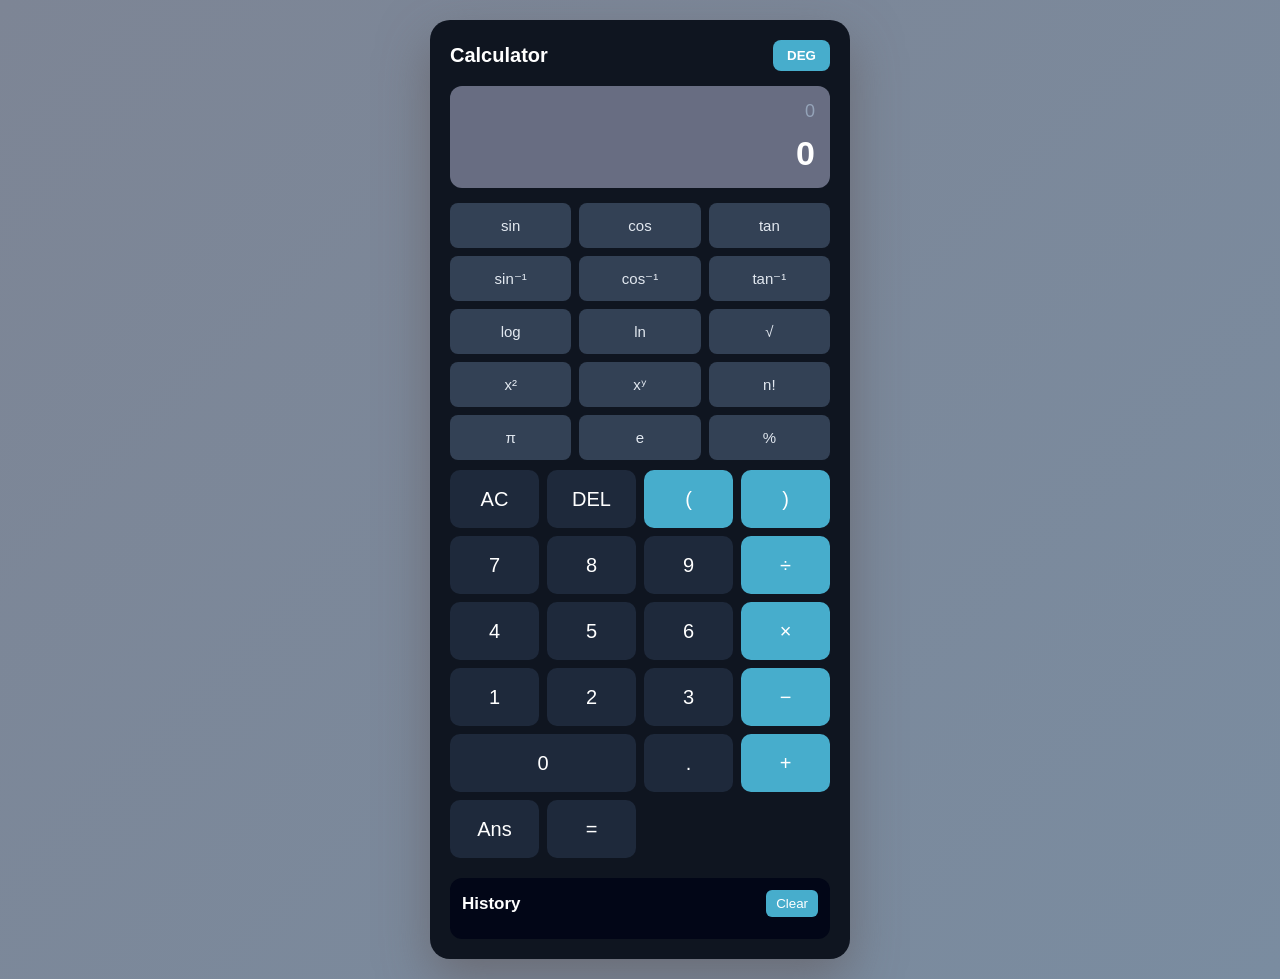
<file: task3/index.html>
<!DOCTYPE html>
<html lang="en">
<head>
    <meta charset="UTF-8">
    <meta name="viewport" content="width=device-width, initial-scale=1.0">

    <title>Calculator</title>

    <link rel="stylesheet" href="style.css">
</head>

<body>

    <div class="calculator">

        <!-- Header -->
        <div class="header">
            <h1>Calculator</h1>
            <button id="angleMode" onclick="toggleAngleMode()">DEG</button>
        </div>

        <!-- Display -->
        <div class="display-container">
            <div id="expression">0</div>
            <div id="result">0</div>
        </div>


        <div class="scientific-buttons">

            <button onclick="appendFunction('sin(')">sin</button>
            <button onclick="appendFunction('cos(')">cos</button>
            <button onclick="appendFunction('tan(')">tan</button>

            <button onclick="appendFunction('asin(')">sin⁻¹</button>
            <button onclick="appendFunction('acos(')">cos⁻¹</button>
            <button onclick="appendFunction('atan(')">tan⁻¹</button>

            <button onclick="appendFunction('log(')">log</button>
            <button onclick="appendFunction('ln(')">ln</button>
            <button onclick="appendFunction('sqrt(')">√</button>

            <button onclick="appendValue('^2')">x²</button>
            <button onclick="appendValue('^')">xʸ</button>
            <button onclick="appendFunction('factorial(')">n!</button>

            <button onclick="appendValue('π')">π</button>
            <button onclick="appendValue('e')">e</button>
            <button onclick="appendValue('%')">%</button>

        </div>

       
        
        <div class="buttons">

            <button class="clear" onclick="clearCalculator()">AC</button>
            <button class="delete" onclick="deleteLast()">DEL</button>
            <button class="operator" onclick="appendValue('(')">(</button>
            <button class="operator" onclick="appendValue(')')">)</button>

            <button onclick="appendValue('7')">7</button>
            <button onclick="appendValue('8')">8</button>
            <button onclick="appendValue('9')">9</button>
            <button class="operator" onclick="appendValue('/')">÷</button>

            <button onclick="appendValue('4')">4</button>
            <button onclick="appendValue('5')">5</button>
            <button onclick="appendValue('6')">6</button>
            <button class="operator" onclick="appendValue('*')">×</button>

            <button onclick="appendValue('1')">1</button>
            <button onclick="appendValue('2')">2</button>
            <button onclick="appendValue('3')">3</button>
            <button class="operator" onclick="appendValue('-')">−</button>

            <button onclick="appendValue('0')" class="zero">0</button>
            <button onclick="appendValue('.')">.</button>
            <button class="operator" onclick="appendValue('+')">+</button>

            <button class="answer" onclick="useAnswer()">Ans</button>
            <button class="equals" onclick="calculate()">=</button>

        </div>

        
        <div class="history-section">
            <div class="history-header">
                <h2>History</h2>
                <button onclick="clearHistory()">Clear</button>
            </div>

            <div id="history"></div>
        </div>

    </div>

    <script src="script.js"></script>

</body>
</html>
</file>
<file: style.css>
* {
    margin: 0;
    padding: 0;
    box-sizing: border-box;
}

body {
    min-height: 100vh;
    display: flex;
    justify-content: center;
    align-items: center;

    font-family: Arial, sans-serif;

    background: linear-gradient(135deg, #7d8595, #7a8ca0);

    padding: 20px;
}

.calculator {
    width: 420px;
    max-width: 100%;

    background: #0f1520;

    padding: 20px;

    border-radius: 20px;

    box-shadow:
        0 20px 50px rgba(90, 78, 78, 0.5);
}



.header {
    display: flex;
    justify-content: space-between;
    align-items: center;

    margin-bottom: 15px;
}

.header h1 {
    color: white;
    font-size: 20px;
}

#angleMode {
    background: #47adcc;

    color: white;

    border: none;
    border-radius: 8px;

    padding: 8px 14px;

    font-weight: bold;

    cursor: pointer;
}


.display-container {
    background: #686d82;

    border-radius: 12px;

    padding: 15px;

    margin-bottom: 15px;

    min-height: 100px;

    display: flex;
    flex-direction: column;

    justify-content: center;

    overflow: hidden;
}

#expression {
    color: #94a3b8;

    font-size: 18px;

    text-align: right;

    min-height: 25px;

    word-wrap: break-word;
}

#result {
    color: white;

    font-size: 34px;

    font-weight: bold;

    text-align: right;

    margin-top: 8px;

    word-wrap: break-word;
}


.scientific-buttons {
    display: grid;

    grid-template-columns: repeat(3, 1fr);

    gap: 8px;

    margin-bottom: 10px;
}

.scientific-buttons button {
    height: 45px;

    border: none;

    border-radius: 8px;

    background: #334155;

    color: #e2e8f0;

    font-size: 15px;

    cursor: pointer;

    transition: 0.2s;
}

.scientific-buttons button:hover {
    background: #475569;

    transform: translateY(-2px);
}

/* Main buttons */

.buttons {
    display: grid;

    grid-template-columns: repeat(4, 1fr);

    gap: 8px;
}

.buttons button {
    height: 58px;

    border: none;

    border-radius: 10px;

    background: #1e293b;

    color: white;

    font-size: 20px;

    cursor: pointer;

    transition: 0.2s;
}

.buttons button:hover {
    background: #334155;

    transform: translateY(-2px);
}

.buttons .operator {
    background: #47adcc;
};


.buttons .operator:hover {
    background: #1e8fb1;
};


.buttons .clear {
    background: #39c2c7;
}

.buttons .clear:hover {
    background: #040704;
};


.buttons .delete {
    background: #47adcc;
};


.buttons .delete:hover {
    background: #47adcc;
};


.buttons .answer {
    background: #47adcc;
};


.buttons .answer:hover {
    background: #47adcc;
};


.buttons .equals {
    background: #16a34a;

    grid-column: span 3;
}

.buttons .equals:hover {
    background: #3b3f3c;
}

.zero {
    grid-column: span 2;
}


.history-section {
    margin-top: 20px;

    background: #020617;

    border-radius: 12px;

    padding: 12px;
}

.history-header {
    display: flex;

    justify-content: space-between;

    align-items: center;

    margin-bottom: 10px;
}

.history-header h2 {
    color: white;

    font-size: 17px;
}

.history-header button {
    border: none;

    background: #47adcc;

    color: white;

    padding: 6px 10px;

    border-radius: 6px;

    cursor: pointer;
}

#history {
    max-height: 150px;

    overflow-y: auto;
}

.history-item {
    padding: 8px;

    border-bottom: 1px solid #1e293b;

    cursor: pointer;
}

.history-item:hover {
    background: #1e293b;
}

.history-expression {
    color: #94a3b8;

    font-size: 13px;
}

.history-result {
    color: white;

    font-size: 16px;

    margin-top: 3px;
}

/* Mobile */

@media (max-width: 450px) {

    body {
        padding: 10px;
    }

    .calculator {
        padding: 14px;
    }

    .header h1 {
        font-size: 17px;
    }

    #result {
        font-size: 28px;
    }

    .scientific-buttons button {
        height: 40px;

        font-size: 13px;
    }

    .buttons button {
        height: 52px;

        font-size: 18px;
    }
}
</file>
<file: task1/style.css>
:root{
    --font-mono:'JetBrains Mono', monospace;
    --font-body:'Inter', sans-serif;
    --radius:10px;
    --transition:0.25s cubic-bezier(.4,0,.2,1);
  }
  html[data-theme="dark"]{
    --bg:#1b1c22;
    --bg-soft:#202129;
    --surface:#262731;
    --surface-alt:#2c2d38;
    --border:#383a47;
    --text:#dcdee3;
    --text-dim:#9599ab;
    --muted:#6d7186;
    --blue:#6ea8fe;
    --amber:#e5b567;
    --green:#7fd99a;
    --rose:#e28b9c;
    --shadow:0 8px 30px rgba(0,0,0,0.35);
  }
  html[data-theme="light"]{
    --bg:#f6f7f9;
    --bg-soft:#ffffff;
    --surface:#ffffff;
    --surface-alt:#eef0f4;
    --border:#dde0e7;
    --text:#22242c;
    --text-dim:#565a6b;
    --muted:#8a8fa0;
    --blue:#2158c9;
    --amber:#a5701a;
    --green:#1c8752;
    --rose:#b83a5f;
    --shadow:0 8px 30px rgba(30,32,40,0.08);
  }
  *{box-sizing:border-box; margin:0; padding:0;}
  html{scroll-behavior:smooth;}
  body{
    background:var(--bg);
    color:var(--text);
    font-family:var(--font-body);
    line-height:1.6;
    overflow-x:hidden;
    transition:background var(--transition), color var(--transition);
  }
  @media (prefers-reduced-motion: reduce){
    html{scroll-behavior:auto;}
    *{animation-duration:0.01ms !important; transition-duration:0.01ms !important;}
  }
  a{color:inherit; text-decoration:none;}
  ::selection{background:var(--blue); color:#0b0c10;}
  :focus-visible{outline:2px solid var(--blue); outline-offset:3px; border-radius:4px;}

  code, .mono{font-family:var(--font-mono);}

  /* ---------- Top Bar ---------- */
  .topbar{
    position:fixed; top:0; left:0; right:0; height:52px;
    background:var(--bg-soft); border-bottom:1px solid var(--border);
    display:flex; align-items:center; gap:14px; padding:0 16px;
    z-index:200;
  }
  .traffic{display:flex; gap:7px; flex-shrink:0;}
  .traffic span{width:11px; height:11px; border-radius:50%; display:block;}
  .traffic .r{background:#ec6a5e;} .traffic .y{background:#f4bf4f;} .traffic .g{background:#61c454;}
  .menu-btn{
    display:none; background:none; border:1px solid var(--border); color:var(--text);
    width:34px; height:34px; border-radius:7px; font-size:16px; cursor:pointer; flex-shrink:0;
    align-items:center; justify-content:center;
  }
  .tabs{
    display:flex; gap:2px; overflow-x:auto; scrollbar-width:none; flex:1;
  }
  .tabs::-webkit-scrollbar{display:none;}
  .tab{
    font-family:var(--font-mono); font-size:12.5px; color:var(--text-dim);
    padding:9px 14px; border-radius:7px 7px 0 0; white-space:nowrap;
    border-bottom:2px solid transparent; cursor:pointer; transition:var(--transition);
  }
  .tab:hover{color:var(--text); background:var(--surface);}
  .tab.active{color:var(--blue); border-bottom-color:var(--blue); background:var(--surface);}
  .theme-toggle{
    flex-shrink:0; background:var(--surface); border:1px solid var(--border);
    width:34px; height:34px; border-radius:7px; cursor:pointer; color:var(--text);
    display:flex; align-items:center; justify-content:center; transition:var(--transition);
  }
  .theme-toggle:hover{border-color:var(--blue);}
  .theme-toggle svg{width:16px; height:16px;}

  /* ---------- Sidebar (file explorer) ---------- */
  .sidebar{
    position:fixed; top:52px; left:0; bottom:0; width:220px;
    background:var(--bg-soft); border-right:1px solid var(--border);
    padding:20px 14px; overflow-y:auto; z-index:150;
    transition:transform var(--transition);
  }
  .sidebar-title{
    font-family:var(--font-mono); font-size:11px; letter-spacing:1.5px;
    color:var(--muted); margin-bottom:12px; padding-left:4px; text-transform:uppercase;
  }
  .tree-item{
    display:flex; align-items:center; gap:8px; padding:7px 8px; border-radius:6px;
    font-family:var(--font-mono); font-size:13px; color:var(--text-dim); cursor:pointer;
    transition:var(--transition);
  }
  .tree-item:hover{background:var(--surface); color:var(--text);}
  .tree-item.active{background:var(--surface-alt); color:var(--blue);}
  .tree-item .dot{width:6px; height:6px; border-radius:50%; background:var(--muted); flex-shrink:0;}
  .tree-item.active .dot{background:var(--blue);}
  .tree-folder{
    font-family:var(--font-mono); font-size:12px; color:var(--muted); padding:10px 8px 4px;
  }
  .sidebar-footer{
    margin-top:24px; padding:12px 8px; border-top:1px solid var(--border);
    font-family:var(--font-mono); font-size:11px; color:var(--muted);
  }
  .sidebar-footer .status{display:flex; align-items:center; gap:6px; margin-top:6px;}
  .sidebar-footer .status .pulse{
    width:7px; height:7px; border-radius:50%; background:var(--green);
    animation:pulse 2s infinite;
  }
  @keyframes pulse{0%,100%{opacity:1;} 50%{opacity:0.4;}}

  .overlay{
    display:none; position:fixed; inset:0; background:rgba(0,0,0,0.5); z-index:140;
  }
  .overlay.show{display:block;}

  /* ---------- Main ---------- */
  main{
    margin-left:220px; padding-top:52px; min-height:100vh;
  }
  .section{
    padding:90px 6vw 60px; max-width:1080px; margin:0 auto; scroll-margin-top:60px;
  }
  .section-label{
    font-family:var(--font-mono); font-size:12.5px; color:var(--blue);
    display:flex; align-items:center; gap:10px; margin-bottom:10px;
  }
  .section-label::before{content:"//"; color:var(--muted);}
  .section h2{
    font-family:var(--font-mono); font-size:clamp(24px,3.4vw,34px); font-weight:700;
    margin-bottom:34px; letter-spacing:-0.5px;
  }
  .section h2 .fn{color:var(--rose);}
  .section h2 .paren{color:var(--muted);}

  /* ---------- Hero ---------- */
  .hero{
    padding:130px 6vw 70px; max-width:1080px; margin:0 auto;
    display:grid; grid-template-columns:1.15fr 0.85fr; align-items:center; gap:40px;
  }
  .hero-text{max-width:520px;}
  .hero-greet{
    font-family:var(--font-mono); font-size:15px; color:var(--blue); margin-bottom:8px;
  }
  .hero-name{
    font-family:var(--font-mono); font-weight:800; letter-spacing:-1px; line-height:1.1;
    font-size:clamp(20px,6vw,52px); margin-bottom:16px; color:var(--text);
    white-space:nowrap;
  }
  .hero-role{
    font-size:16px; color:var(--text-dim); margin-bottom:4px;
  }
  .hero-role.subtle{color:var(--muted); margin-bottom:26px;}
  .profile-photo-wrap{
    display:flex; justify-content:center; align-items:center;
  }
  .profile-photo{
    width:220px; height:220px; border-radius:50%; object-fit:cover; object-position:center center;
    border:3px solid var(--blue); box-shadow:var(--shadow);
  }
  .editor-window{
    background:var(--surface); border:1px solid var(--border); border-radius:var(--radius);
    box-shadow:var(--shadow); overflow:hidden;
  }
  .editor-head{
    display:flex; align-items:center; gap:8px; padding:10px 16px;
    border-bottom:1px solid var(--border); font-family:var(--font-mono); font-size:12px; color:var(--muted);
  }
  .editor-body{padding:22px 26px; font-family:var(--font-mono); font-size:14.5px; line-height:1.85;}
  .ln{color:var(--muted); display:inline-block; width:22px; user-select:none;}
  .kw{color:var(--rose);} .str{color:var(--amber);} .cls{color:var(--blue);} .cmt{color:var(--muted); font-style:italic;} .fnc{color:var(--green);}
  .caret{display:inline-block; width:8px; height:17px; background:var(--blue); vertical-align:middle; animation:blink 1s step-end infinite; margin-left:2px;}
  @keyframes blink{50%{opacity:0;}}
  .console{
    border-top:1px solid var(--border); background:var(--bg-soft); padding:16px 26px;
    font-family:var(--font-mono); font-size:13.5px; color:var(--green);
  }
  .console .arrow{color:var(--muted); margin-right:8px;}
  .hero-actions{display:flex; flex-wrap:wrap; gap:12px; margin-top:6px;}
  .btn{
    font-family:var(--font-mono); font-size:13.5px; padding:11px 20px; border-radius:7px;
    border:1px solid var(--border); background:var(--surface); color:var(--text); cursor:pointer;
    transition:var(--transition); display:inline-flex; align-items:center; gap:8px;
  }
  .btn:hover{transform:translateY(-2px); box-shadow:var(--shadow);}
  .btn.primary{background:var(--blue); color:#0c0e14; border-color:var(--blue); font-weight:600;}
  .btn.primary:hover{filter:brightness(1.08);}
  .btn.accent-green{border-color:var(--green); color:var(--green);}
  .btn.accent-rose{border-color:var(--rose); color:var(--rose);}

  /* ---------- About ---------- */
  .about-grid{display:grid; grid-template-columns:1.3fr 1fr; gap:36px;}
  .about-text p{color:var(--text-dim); margin-bottom:16px; font-size:15.5px;}
  .about-text strong{color:var(--text); font-weight:600;}
  .stat-card{
    background:var(--surface); border:1px solid var(--border); border-radius:var(--radius);
    padding:18px; text-align:center;
  }
  .stat-card .num{font-family:var(--font-mono); font-size:26px; font-weight:700; color:var(--blue);}
  .stat-card .lbl{font-size:11.5px; color:var(--muted); margin-top:4px; font-family:var(--font-mono);}
  .stat-grid{display:grid; grid-template-columns:1fr 1fr; gap:14px; align-content:start;}
  .goal-box{
    grid-column:1/-1; background:var(--surface-alt); border-left:3px solid var(--green);
    border-radius:0 8px 8px 0; padding:14px 16px; font-size:13.5px; color:var(--text-dim);
  }
  .goal-box .tag{font-family:var(--font-mono); color:var(--green); font-size:11.5px; display:block; margin-bottom:4px;}

  /* ---------- Skills ---------- */
  .terminal{
    background:var(--surface); border:1px solid var(--border); border-radius:var(--radius);
    box-shadow:var(--shadow); margin-bottom:20px; overflow:hidden;
  }
  .terminal-head{
    padding:9px 16px; border-bottom:1px solid var(--border); font-family:var(--font-mono);
    font-size:12px; color:var(--muted); display:flex; justify-content:space-between;
  }
  .terminal-body{padding:18px 20px;}
  .terminal-body .cmdline{font-family:var(--font-mono); font-size:13px; color:var(--muted); margin-bottom:12px;}
  .terminal-body .cmdline .p{color:var(--green);}
  .chip-row{display:flex; flex-wrap:wrap; gap:9px;}
  .chip{
    font-family:var(--font-mono); font-size:12.5px; padding:6px 12px; border-radius:6px;
    background:var(--surface-alt); border:1px solid var(--border); color:var(--text-dim);
    display:flex; align-items:center; gap:6px; opacity:0; transform:translateY(6px);
    transition:opacity .4s ease, transform .4s ease, border-color .2s, color .2s;
  }
  .chip.in{opacity:1; transform:translateY(0);}
  .chip:hover{border-color:var(--blue); color:var(--text);}
  .chip .ok{color:var(--green);}
  .skills-cols{display:grid; grid-template-columns:1fr 1fr; gap:20px;}
  .soft-list{list-style:none; display:grid; grid-template-columns:1fr 1fr; gap:10px;}
  .soft-list li{
    font-size:13.5px; color:var(--text-dim); display:flex; gap:8px; align-items:flex-start;
  }
  .soft-list li::before{content:"›"; color:var(--rose); font-family:var(--font-mono); font-weight:700;}

  /* ---------- Projects ---------- */
  .project-grid{display:grid; grid-template-columns:1fr; gap:20px;}
  .project-card{
    background:var(--surface); border:1px solid var(--border); border-radius:var(--radius);
    overflow:hidden; box-shadow:var(--shadow); transition:transform var(--transition), border-color var(--transition);
  }
  .project-card:hover{transform:translateY(-4px); border-color:var(--blue);}
  .project-head{
    padding:12px 18px; border-bottom:1px solid var(--border); display:flex; justify-content:space-between;
    align-items:center; font-family:var(--font-mono); font-size:12.5px; color:var(--muted);
  }
  .project-head .file{color:var(--blue);}
  .project-body{padding:20px 22px;}
  .project-body h3{font-size:18px; margin-bottom:6px; font-weight:700;}
  .project-body .diff{font-family:var(--font-mono); font-size:13px; margin-bottom:14px;}
  .diff .minus{color:var(--rose); display:block; opacity:0.85;}
  .diff .plus{color:var(--green); display:block;}
  .project-body ul{list-style:none; margin-bottom:14px;}
  .project-body ul li{
    font-size:13.8px; color:var(--text-dim); margin-bottom:7px; padding-left:16px; position:relative;
  }
  .project-body ul li::before{content:"+"; position:absolute; left:0; color:var(--green); font-family:var(--font-mono);}
  .tech-row{display:flex; flex-wrap:wrap; gap:8px;}
  .tech-pill{
    font-family:var(--font-mono); font-size:11.5px; padding:4px 10px; border-radius:5px;
    background:var(--surface-alt); color:var(--amber); border:1px solid var(--border);
  }

  /* ---------- Education / Timeline ---------- */
  .timeline{position:relative; padding-left:26px;}
  .timeline::before{
    content:""; position:absolute; left:6px; top:6px; bottom:6px; width:2px; background:var(--border);
  }
  .tl-item{position:relative; margin-bottom:28px;}
  .tl-item::before{
    content:""; position:absolute; left:-26px; top:4px; width:12px; height:12px; border-radius:50%;
    background:var(--bg); border:2px solid var(--blue);
  }
  .tl-item .period{font-family:var(--font-mono); font-size:12px; color:var(--blue); margin-bottom:4px;}
  .tl-item h3{font-size:16.5px; font-weight:700; margin-bottom:3px;}
  .tl-item .place{font-size:13.5px; color:var(--text-dim); margin-bottom:6px;}
  .tl-item .score{
    display:inline-block; font-family:var(--font-mono); font-size:12px; color:var(--green);
    background:var(--surface-alt); padding:3px 10px; border-radius:5px; border:1px solid var(--border);
  }

  /* ---------- Certifications / Achievements ---------- */
  .grid2{display:grid; grid-template-columns:1fr 1fr; gap:32px;}
  .mini-card{
    background:var(--surface); border:1px solid var(--border); border-radius:8px;
    padding:14px 16px; margin-bottom:12px; display:flex; gap:12px; align-items:flex-start;
    transition:var(--transition);
  }
  .mini-card:hover{border-color:var(--green);}
  .mini-card svg{flex-shrink:0; width:18px; height:18px; color:var(--green); margin-top:2px;}
  .mini-card .t{font-size:14px; font-weight:600;}
  .mini-card .s{font-size:12.5px; color:var(--muted); font-family:var(--font-mono);}
  .mini-card.rose svg{color:var(--rose);}
  .mini-card.rose:hover{border-color:var(--rose);}

  /* ---------- Contact ---------- */
  .contact-grid{display:grid; grid-template-columns:1fr 1fr; gap:36px;}
  .contact-list a{
    display:flex; align-items:center; gap:12px; padding:13px 16px; margin-bottom:10px;
    background:var(--surface); border:1px solid var(--border); border-radius:8px;
    font-family:var(--font-mono); font-size:13.5px; transition:var(--transition);
  }
  .contact-list a:hover{border-color:var(--blue); transform:translateX(4px);}
  .contact-list svg{width:17px; height:17px; color:var(--blue); flex-shrink:0;}
  .form-field{margin-bottom:14px;}
  .form-field label{
    display:block; font-family:var(--font-mono); font-size:12px; color:var(--muted); margin-bottom:6px;
  }
  .form-field input, .form-field textarea{
    width:100%; background:var(--surface); border:1px solid var(--border); border-radius:7px;
    padding:11px 14px; color:var(--text); font-family:var(--font-body); font-size:14px;
    transition:border-color var(--transition);
  }
  .form-field input:focus, .form-field textarea:focus{border-color:var(--blue); outline:none;}
  .form-field textarea{resize:vertical; min-height:100px;}
  .form-note{font-size:12px; color:var(--muted); margin-top:6px;}

  footer{
    text-align:center; padding:30px 6vw 40px; font-family:var(--font-mono); font-size:12px; color:var(--muted);
    border-top:1px solid var(--border); margin-left:220px;
  }

  .scroll-top{
    position:fixed; bottom:26px; right:26px; width:44px; height:44px; border-radius:50%;
    background:var(--blue); color:#0c0e14; border:none; cursor:pointer; z-index:180;
    display:flex; align-items:center; justify-content:center; box-shadow:var(--shadow);
    opacity:0; pointer-events:none; transition:opacity var(--transition), transform var(--transition);
  }
  .scroll-top.show{opacity:1; pointer-events:auto;}
  .scroll-top:hover{transform:translateY(-3px);}

  .reveal{opacity:0; transform:translateY(18px); transition:opacity .6s ease, transform .6s ease;}
  .reveal.in{opacity:1; transform:translateY(0);}

  /* ---------- Responsive ---------- */
  @media (max-width:900px){
    .about-grid, .contact-grid, .skills-cols, .grid2{grid-template-columns:1fr;}
    .hero{grid-template-columns:1fr; text-align:center;}
    .hero-text{max-width:100%; order:2;}
    .profile-photo-wrap{order:1;}
    .hero-actions{justify-content:center;}
    .sidebar{transform:translateX(-100%);}
    .sidebar.open{transform:translateX(0);}
    main, footer{margin-left:0;}
    .menu-btn{display:flex;}
    .tabs{display:none;}
  }
  @media (max-width:560px){
    .hero{padding:110px 5vw 50px;}
    .section{padding:70px 5vw 40px;}
    .soft-list{grid-template-columns:1fr;}
    .editor-body{font-size:12.5px; padding:18px;}
    .stat-grid{grid-template-columns:1fr 1fr;}
  }
</file>
<file: task2/style.css>
* { margin: 0; padding: 0; box-sizing: border-box; }

  body {
    font-family: 'Segoe UI', Arial, sans-serif;
    color: #202436;
    line-height: 1.6;
  }

  /* ===== HEADER ===== */
  header {
    display: flex;
    justify-content: space-between;
    align-items: center;
    padding: 18px 60px;
    background: #ffffff;
    box-shadow: 0 2px 8px rgba(0,0,0,0.06);
    position: sticky;
    top: 0;
    z-index: 100;
  }

  .logo {
    font-size: 1.6rem;
    font-weight: 800;
    color: #ff7a3d;
  }

  nav ul {
    display: flex;
    list-style: none;
    gap: 32px;
  }

  nav ul li a {
    text-decoration: none;
    color: #202436;
    font-weight: 500;
    transition: color 0.2s;
  }

  nav ul li a:hover { color: #ff7a3d; }

  .nav-btn {
    background: #ff7a3d;
    color: #fff !important;
    padding: 10px 22px;
    border-radius: 6px;
  }

  /* ===== HERO ===== */
  .hero {
    display: flex;
    align-items: center;
    justify-content: space-between;
    padding: 80px 60px;
    background: linear-gradient(135deg, #fff4ec 0%, #fffaf6 100%);
    gap: 40px;
    flex-wrap: wrap;
  }

  .hero-text { flex: 1; min-width: 300px; }

  .hero-text h1 {
    font-size: 2.8rem;
    margin-bottom: 18px;
    color: #14172b;
  }

  .hero-text span { color: #ff7a3d; }

  .hero-text p {
    font-size: 1.05rem;
    color: #565b70;
    margin-bottom: 28px;
    max-width: 480px;
  }

  .btn-group { display: flex; gap: 16px; }

  .btn-primary, .btn-secondary {
    padding: 13px 28px;
    border-radius: 6px;
    text-decoration: none;
    font-weight: 600;
    display: inline-block;
  }

  .btn-primary { background: #ff7a3d; color: #fff; }

  .btn-secondary {
    background: transparent;
    color: #ff7a3d;
    border: 2px solid #ff7a3d;
  }

  .hero-image { flex: 1; min-width: 280px; display: flex; justify-content: center; }

  .note-stack {
    position: relative;
    width: 320px;
    height: 300px;
  }

  .note-card {
    position: absolute;
    width: 240px;
    background: #fff;
    border-radius: 12px;
    box-shadow: 0 10px 24px rgba(0,0,0,0.08);
    padding: 18px;
    border-left: 5px solid #ff7a3d;
  }

  .note-card:nth-child(1) { top: 0; left: 0; transform: rotate(-6deg); }
  .note-card:nth-child(2) { top: 40px; left: 60px; transform: rotate(4deg); border-left-color:#4d7cff; }
  .note-card:nth-child(3) { top: 90px; left: 20px; transform: rotate(-2deg); border-left-color:#3ccf91; }

  .note-card h4 { font-size: 0.9rem; margin-bottom: 6px; }
  .note-card p { font-size: 0.78rem; color: #7a7f95; }

  /* ===== FEATURES ===== */
  .features { padding: 70px 60px; text-align: center; }
  .features h2 { font-size: 2rem; margin-bottom: 12px; }
  .features > p { color: #6b7080; max-width: 500px; margin: 0 auto 45px; }

  .feature-grid {
    display: flex;
    gap: 30px;
    flex-wrap: wrap;
    justify-content: center;
  }

  .feature-card {
    background: #fff;
    border: 1px solid #eceef2;
    border-radius: 12px;
    padding: 32px 24px;
    width: 280px;
    text-align: left;
    box-shadow: 0 4px 14px rgba(0,0,0,0.04);
    transition: transform 0.2s, box-shadow 0.2s;
  }

  .feature-card:hover {
    transform: translateY(-6px);
    box-shadow: 0 10px 24px rgba(255,122,61,0.15);
  }

  .feature-icon {
    width: 50px;
    height: 50px;
    border-radius: 10px;
    background: #fff0e6;
    color: #ff7a3d;
    display: flex;
    align-items: center;
    justify-content: center;
    font-size: 1.4rem;
    margin-bottom: 18px;
  }

  .feature-card h3 { margin-bottom: 10px; font-size: 1.15rem; }
  .feature-card p { color: #6b7080; font-size: 0.95rem; }

  /* ===== HOW IT WORKS / ABOUT ===== */
  .about {
    display: flex;
    align-items: center;
    gap: 50px;
    padding: 70px 60px;
    background: #fffaf6;
    flex-wrap: wrap;
  }

  .about-image { flex: 1; min-width: 280px; }

  .about-image .box {
    width: 100%;
    height: 280px;
    background: #14172b;
    border-radius: 16px;
    display: flex;
    align-items: center;
    justify-content: center;
    color: #ff7a3d;
    font-size: 1.4rem;
    font-weight: 700;
  }

  .about-text { flex: 1; min-width: 280px; }
  .about-text h2 { font-size: 1.9rem; margin-bottom: 16px; }
  .about-text p { color: #4a5068; margin-bottom: 14px; }

  .steps { list-style: none; margin-top: 20px; }
  .steps li {
    display: flex;
    align-items: flex-start;
    gap: 12px;
    margin-bottom: 14px;
    color: #4a5068;
  }
  .steps li span {
    background: #ff7a3d;
    color: #fff;
    width: 26px;
    height: 26px;
    border-radius: 50%;
    display: flex;
    align-items: center;
    justify-content: center;
    font-size: 0.85rem;
    font-weight: 700;
    flex-shrink: 0;
  }

  /* ===== CATEGORIES / PRICING ===== */
  .pricing { padding: 70px 60px; text-align: center; }
  .pricing h2 { font-size: 2rem; margin-bottom: 45px; }

  .price-grid { display: flex; gap: 26px; justify-content: center; flex-wrap: wrap; }

  .price-card {
    background: #fff;
    border-radius: 14px;
    padding: 36px 28px;
    width: 260px;
    border: 1px solid #eceef2;
  }

  .price-card.highlight {
    background: #ff7a3d;
    color: #fff;
    transform: scale(1.05);
  }

  .price-card h3 { font-size: 1.2rem; margin-bottom: 10px; }
  .price-card .amount { font-size: 2.1rem; font-weight: 700; margin: 10px 0; }
  .price-card ul { list-style: none; margin: 20px 0; text-align: left; }
  .price-card ul li { padding: 6px 0; font-size: 0.92rem; }

  /* ===== CTA ===== */
  .cta {
    background: #14172b;
    color: #fff;
    text-align: center;
    padding: 70px 60px;
  }
  .cta h2 { font-size: 2rem; margin-bottom: 14px; }
  .cta p { color: #c5c8d6; margin-bottom: 28px; }

  
  footer { background: #0d0f1c; color: #aeb2c3; padding: 45px 60px 20px; }

  .footer-grid {
    display: flex;
    justify-content: space-between;
    flex-wrap: wrap;
    gap: 30px;
    margin-bottom: 30px;
  }

  .footer-col h4 { color: #fff; margin-bottom: 14px; }
  .footer-col ul { list-style: none; }
  .footer-col ul li { margin-bottom: 8px; }
  .footer-col ul li a { color: #aeb2c3; text-decoration: none; }
  .footer-col ul li a:hover { color: #fff; }

  .footer-bottom {
    border-top: 1px solid #2a2d3d;
    padding-top: 18px;
    text-align: center;
    font-size: 0.85rem;
  }

  @media (max-width: 768px) {
    header, .hero, .features, .about, .pricing, .cta, footer {
      padding-left: 24px;
      padding-right: 24px;
    }
    nav ul { display: none; }
    .note-stack { transform: scale(0.85); }
  }
</file>
<file: task3/style.css>
* {
    margin: 0;
    padding: 0;
    box-sizing: border-box;
}

body {
    min-height: 100vh;
    display: flex;
    justify-content: center;
    align-items: center;

    font-family: Arial, sans-serif;

    background: linear-gradient(135deg, #7d8595, #7a8ca0);

    padding: 20px;
}

.calculator {
    width: 420px;
    max-width: 100%;

    background: #0f1520;

    padding: 20px;

    border-radius: 20px;

    box-shadow:
        0 20px 50px rgba(90, 78, 78, 0.5);
}



.header {
    display: flex;
    justify-content: space-between;
    align-items: center;

    margin-bottom: 15px;
}

.header h1 {
    color: white;
    font-size: 20px;
}

#angleMode {
    background: #47adcc;

    color: white;

    border: none;
    border-radius: 8px;

    padding: 8px 14px;

    font-weight: bold;

    cursor: pointer;
}


.display-container {
    background: #686d82;

    border-radius: 12px;

    padding: 15px;

    margin-bottom: 15px;

    min-height: 100px;

    display: flex;
    flex-direction: column;

    justify-content: center;

    overflow: hidden;
}

#expression {
    color: #94a3b8;

    font-size: 18px;

    text-align: right;

    min-height: 25px;

    word-wrap: break-word;
}

#result {
    color: white;

    font-size: 34px;

    font-weight: bold;

    text-align: right;

    margin-top: 8px;

    word-wrap: break-word;
}


.scientific-buttons {
    display: grid;

    grid-template-columns: repeat(3, 1fr);

    gap: 8px;

    margin-bottom: 10px;
}

.scientific-buttons button {
    height: 45px;

    border: none;

    border-radius: 8px;

    background: #334155;

    color: #e2e8f0;

    font-size: 15px;

    cursor: pointer;

    transition: 0.2s;
}

.scientific-buttons button:hover {
    background: #475569;

    transform: translateY(-2px);
}

/* Main buttons */

.buttons {
    display: grid;

    grid-template-columns: repeat(4, 1fr);

    gap: 8px;
}

.buttons button {
    height: 58px;

    border: none;

    border-radius: 10px;

    background: #1e293b;

    color: white;

    font-size: 20px;

    cursor: pointer;

    transition: 0.2s;
}

.buttons button:hover {
    background: #334155;

    transform: translateY(-2px);
}

.buttons .operator {
    background: #47adcc;
};


.buttons .operator:hover {
    background: #1e8fb1;
};


.buttons .clear {
    background: #39c2c7;
}

.buttons .clear:hover {
    background: #040704;
};


.buttons .delete {
    background: #47adcc;
};


.buttons .delete:hover {
    background: #47adcc;
};


.buttons .answer {
    background: #47adcc;
};


.buttons .answer:hover {
    background: #47adcc;
};


.buttons .equals {
    background: #16a34a;

    grid-column: span 3;
}

.buttons .equals:hover {
    background: #3b3f3c;
}

.zero {
    grid-column: span 2;
}


.history-section {
    margin-top: 20px;

    background: #020617;

    border-radius: 12px;

    padding: 12px;
}

.history-header {
    display: flex;

    justify-content: space-between;

    align-items: center;

    margin-bottom: 10px;
}

.history-header h2 {
    color: white;

    font-size: 17px;
}

.history-header button {
    border: none;

    background: #47adcc;

    color: white;

    padding: 6px 10px;

    border-radius: 6px;

    cursor: pointer;
}

#history {
    max-height: 150px;

    overflow-y: auto;
}

.history-item {
    padding: 8px;

    border-bottom: 1px solid #1e293b;

    cursor: pointer;
}

.history-item:hover {
    background: #1e293b;
}

.history-expression {
    color: #94a3b8;

    font-size: 13px;
}

.history-result {
    color: white;

    font-size: 16px;

    margin-top: 3px;
}

/* Mobile */

@media (max-width: 450px) {

    body {
        padding: 10px;
    }

    .calculator {
        padding: 14px;
    }

    .header h1 {
        font-size: 17px;
    }

    #result {
        font-size: 28px;
    }

    .scientific-buttons button {
        height: 40px;

        font-size: 13px;
    }

    .buttons button {
        height: 52px;

        font-size: 18px;
    }
}
</file>
